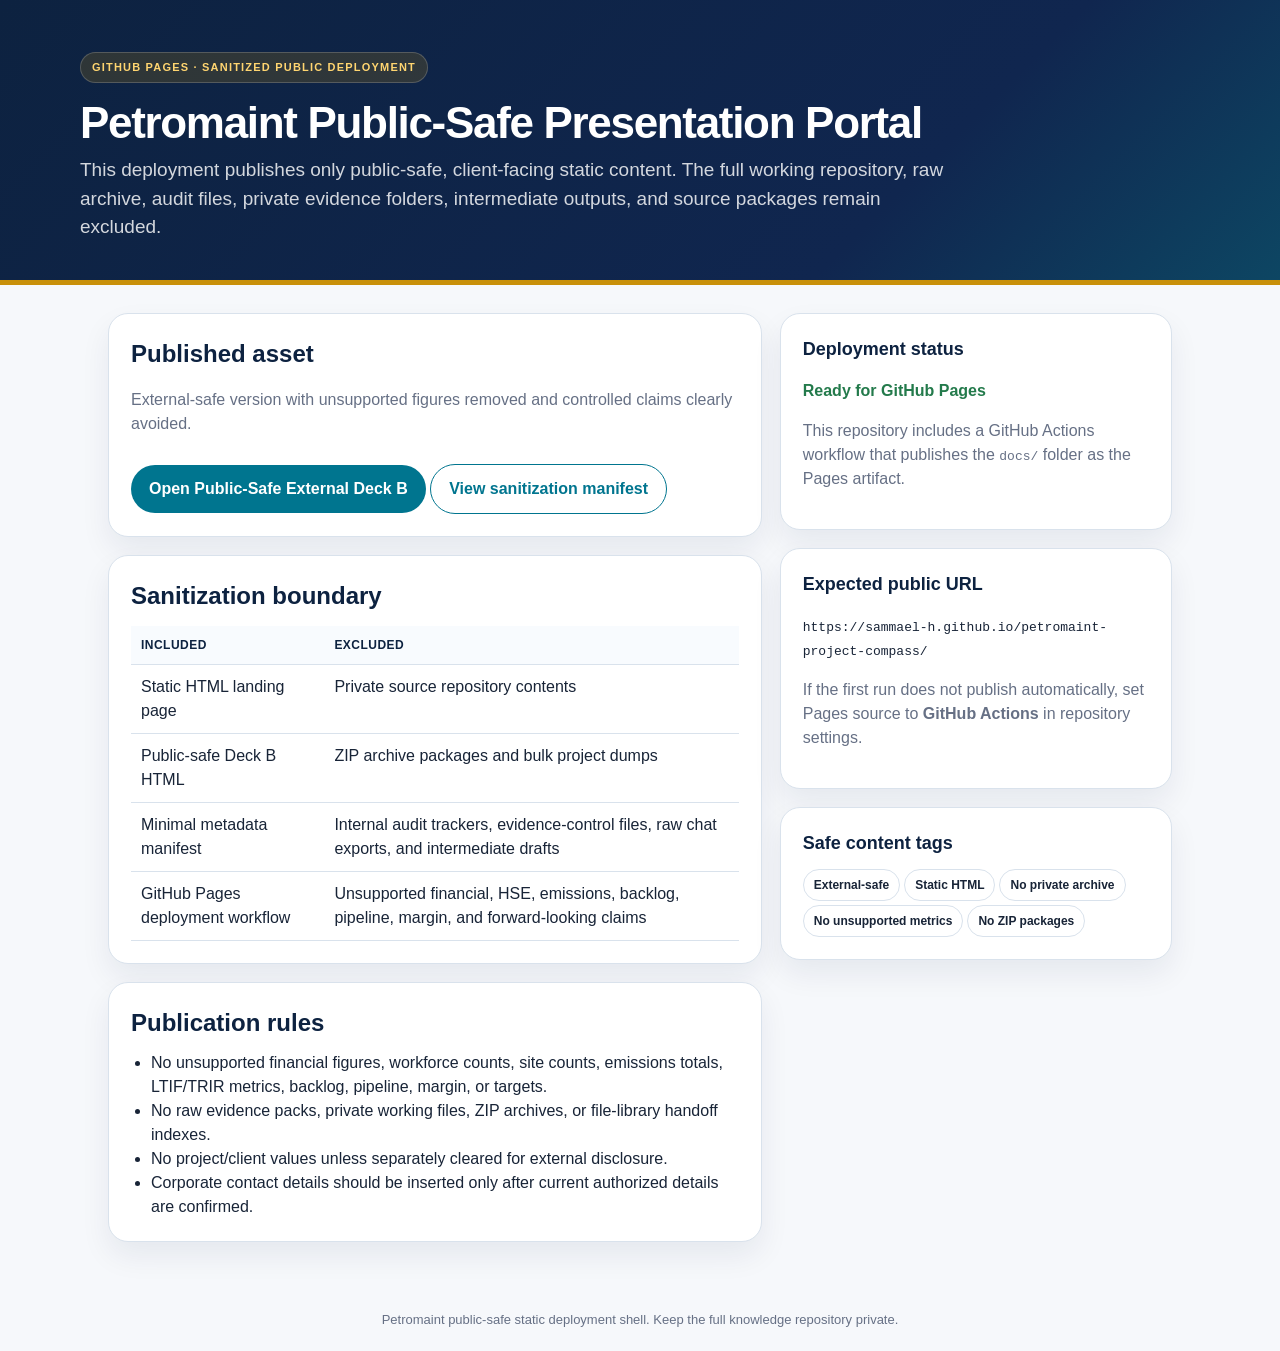
<file: docs/index.html>
<!doctype html>
<html lang="en">
<head>
  <meta charset="utf-8" />
  <meta name="viewport" content="width=device-width, initial-scale=1" />
  <title>Petromaint Public-Safe Presentation Portal</title>
  <meta name="description" content="Public-safe GitHub Pages deployment shell for the Petromaint presentation workstream." />
  <style>
    :root{--navy:#0D2240;--navy2:#10264F;--teal:#00758F;--cyan:#00BCD4;--gold:#C8900A;--bg:#F6F8FB;--card:#FFFFFF;--ink:#182437;--muted:#667085;--line:#D9E2EC;--ok:#237a4b;--warn:#ad7700;--bad:#b13a3a;}
    *{box-sizing:border-box} html{scroll-behavior:smooth} body{margin:0;background:var(--bg);color:var(--ink);font-family:Inter,Segoe UI,Arial,sans-serif;line-height:1.5}
    header{background:linear-gradient(135deg,var(--navy),var(--navy2) 70%,#0a6677 130%);color:#fff;padding:52px 28px 38px;border-bottom:5px solid var(--gold)}
    .wrap{max-width:1120px;margin:0 auto} .eyebrow{display:inline-block;padding:6px 11px;border-radius:999px;background:rgba(200,144,10,.18);border:1px solid rgba(255,255,255,.18);color:#ffd570;font-weight:800;font-size:11px;letter-spacing:1.2px;text-transform:uppercase}
    h1{font-size:44px;line-height:1.08;margin:16px 0 10px;letter-spacing:-.03em}.lede{font-size:19px;max-width:880px;color:rgba(255,255,255,.82);margin:0}
    main{padding:28px}.grid{display:grid;grid-template-columns:1.25fr .75fr;gap:18px}.card{background:var(--card);border:1px solid var(--line);border-radius:20px;padding:22px;box-shadow:0 14px 30px rgba(13,34,64,.07);margin-bottom:18px}.card h2{margin:0 0 8px;color:var(--navy);font-size:24px}.card h3{margin:0 0 8px;color:var(--navy);font-size:18px}.muted{color:var(--muted)}
    .cta{display:inline-block;background:var(--teal);color:#fff;text-decoration:none;font-weight:800;border-radius:999px;padding:12px 18px;margin-top:12px}.cta.secondary{background:#fff;color:var(--teal);border:1px solid var(--teal)}
    ul{margin:10px 0 0;padding-left:20px}.pill{display:inline-block;border-radius:999px;border:1px solid var(--line);padding:6px 10px;margin:4px 4px 0 0;background:#fff;font-size:12px;font-weight:700}.ok{color:var(--ok)}.warn{color:var(--warn)}.bad{color:var(--bad)}
    table{width:100%;border-collapse:collapse;margin-top:12px}th,td{text-align:left;border-bottom:1px solid var(--line);padding:10px;vertical-align:top}th{font-size:12px;text-transform:uppercase;letter-spacing:.04em;color:var(--navy);background:#f8fbfe}
    footer{padding:22px 28px;color:var(--muted);font-size:13px;text-align:center}@media(max-width:900px){.grid{grid-template-columns:1fr}h1{font-size:34px}}
  </style>
</head>
<body>
  <header>
    <div class="wrap">
      <span class="eyebrow">GitHub Pages · Sanitized public deployment</span>
      <h1>Petromaint Public-Safe Presentation Portal</h1>
      <p class="lede">This deployment publishes only public-safe, client-facing static content. The full working repository, raw archive, audit files, private evidence folders, intermediate outputs, and source packages remain excluded.</p>
    </div>
  </header>
  <main class="wrap">
    <div class="grid">
      <section>
        <div class="card">
          <h2>Published asset</h2>
          <p class="muted">External-safe version with unsupported figures removed and controlled claims clearly avoided.</p>
          <a class="cta" href="deck-b/">Open Public-Safe External Deck B</a>
          <a class="cta secondary" href="sanitization-manifest.json">View sanitization manifest</a>
        </div>
        <div class="card">
          <h2>Sanitization boundary</h2>
          <table>
            <thead><tr><th>Included</th><th>Excluded</th></tr></thead>
            <tbody>
              <tr><td>Static HTML landing page</td><td>Private source repository contents</td></tr>
              <tr><td>Public-safe Deck B HTML</td><td>ZIP archive packages and bulk project dumps</td></tr>
              <tr><td>Minimal metadata manifest</td><td>Internal audit trackers, evidence-control files, raw chat exports, and intermediate drafts</td></tr>
              <tr><td>GitHub Pages deployment workflow</td><td>Unsupported financial, HSE, emissions, backlog, pipeline, margin, and forward-looking claims</td></tr>
            </tbody>
          </table>
        </div>
        <div class="card">
          <h2>Publication rules</h2>
          <ul>
            <li>No unsupported financial figures, workforce counts, site counts, emissions totals, LTIF/TRIR metrics, backlog, pipeline, margin, or targets.</li>
            <li>No raw evidence packs, private working files, ZIP archives, or file-library handoff indexes.</li>
            <li>No project/client values unless separately cleared for external disclosure.</li>
            <li>Corporate contact details should be inserted only after current authorized details are confirmed.</li>
          </ul>
        </div>
      </section>
      <aside>
        <div class="card">
          <h3>Deployment status</h3>
          <p><strong class="ok">Ready for GitHub Pages</strong></p>
          <p class="muted">This repository includes a GitHub Actions workflow that publishes the <code>docs/</code> folder as the Pages artifact.</p>
        </div>
        <div class="card">
          <h3>Expected public URL</h3>
          <p><code>https://sammael-h.github.io/petromaint-project-compass/</code></p>
          <p class="muted">If the first run does not publish automatically, set Pages source to <strong>GitHub Actions</strong> in repository settings.</p>
        </div>
        <div class="card">
          <h3>Safe content tags</h3>
          <span class="pill">External-safe</span><span class="pill">Static HTML</span><span class="pill">No private archive</span><span class="pill">No unsupported metrics</span><span class="pill">No ZIP packages</span>
        </div>
      </aside>
    </div>
  </main>
  <footer>Petromaint public-safe static deployment shell. Keep the full knowledge repository private.</footer>
</body>
</html>
</file>
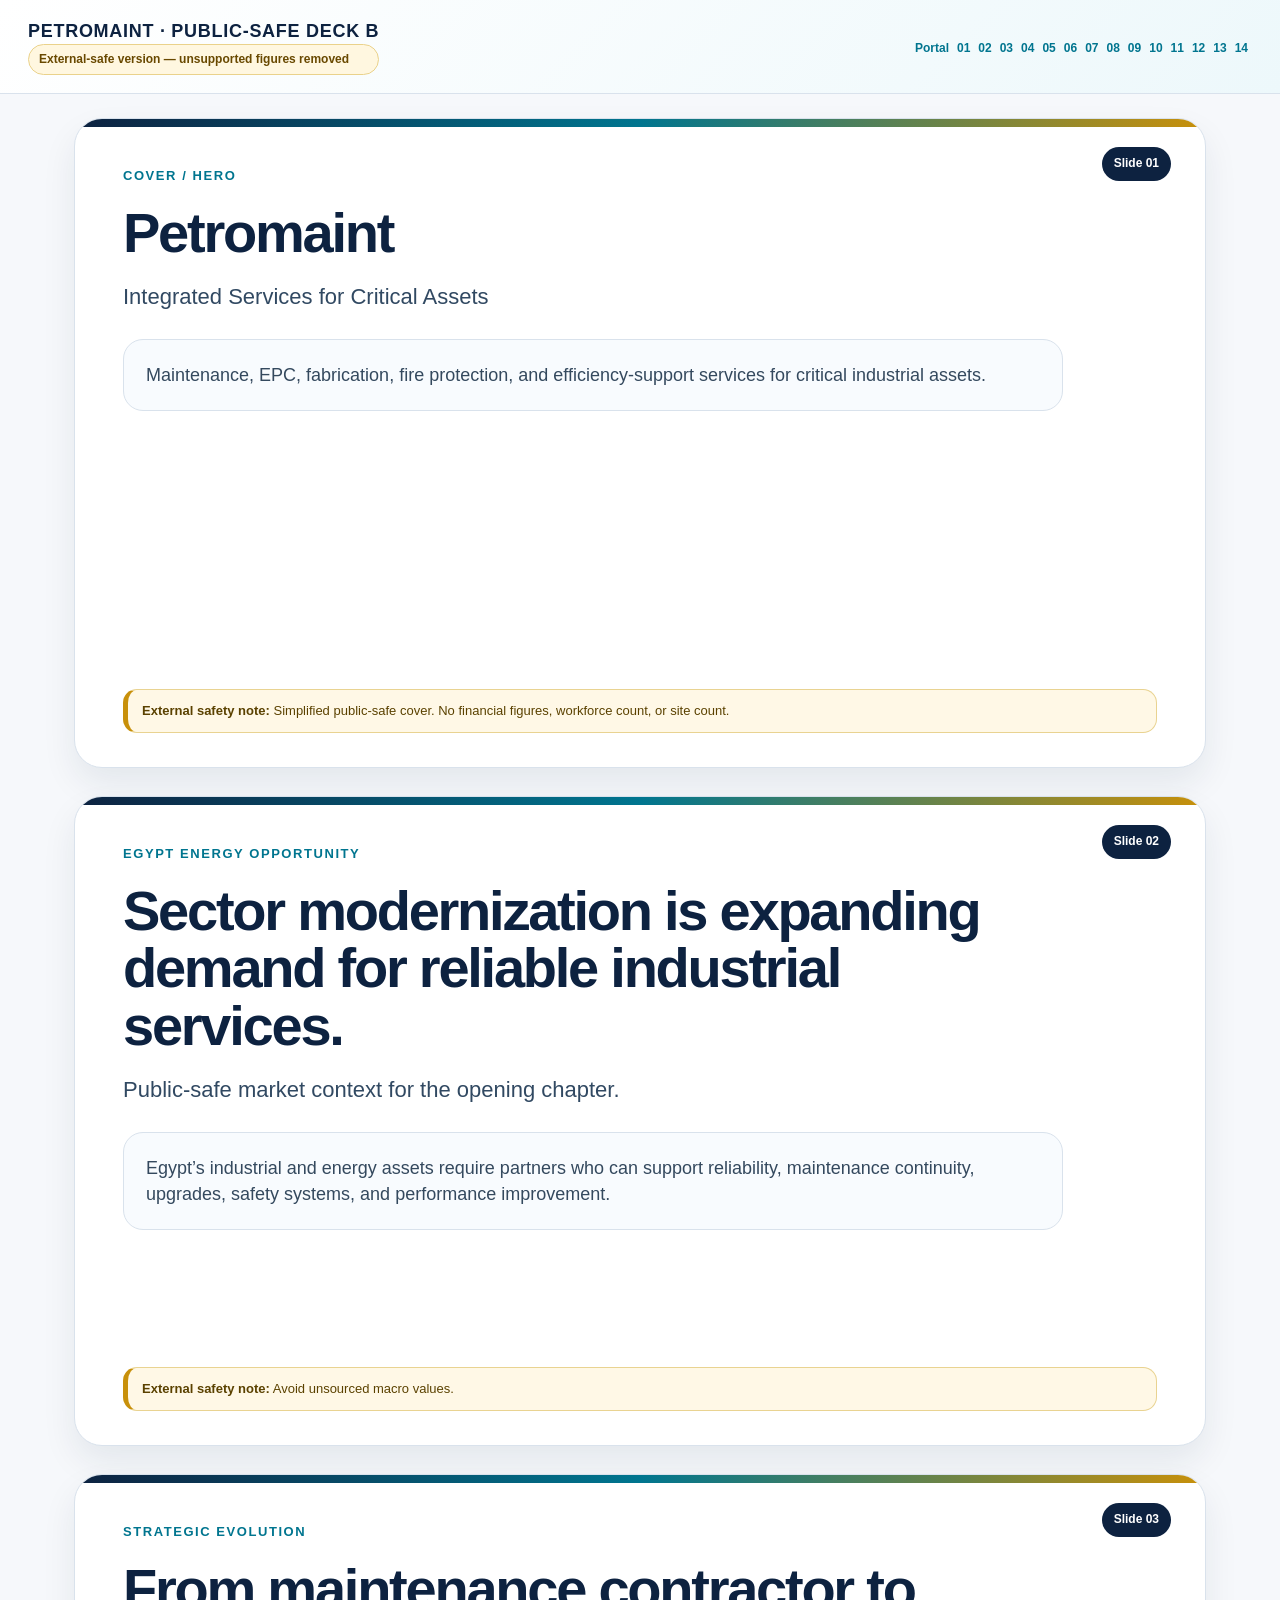
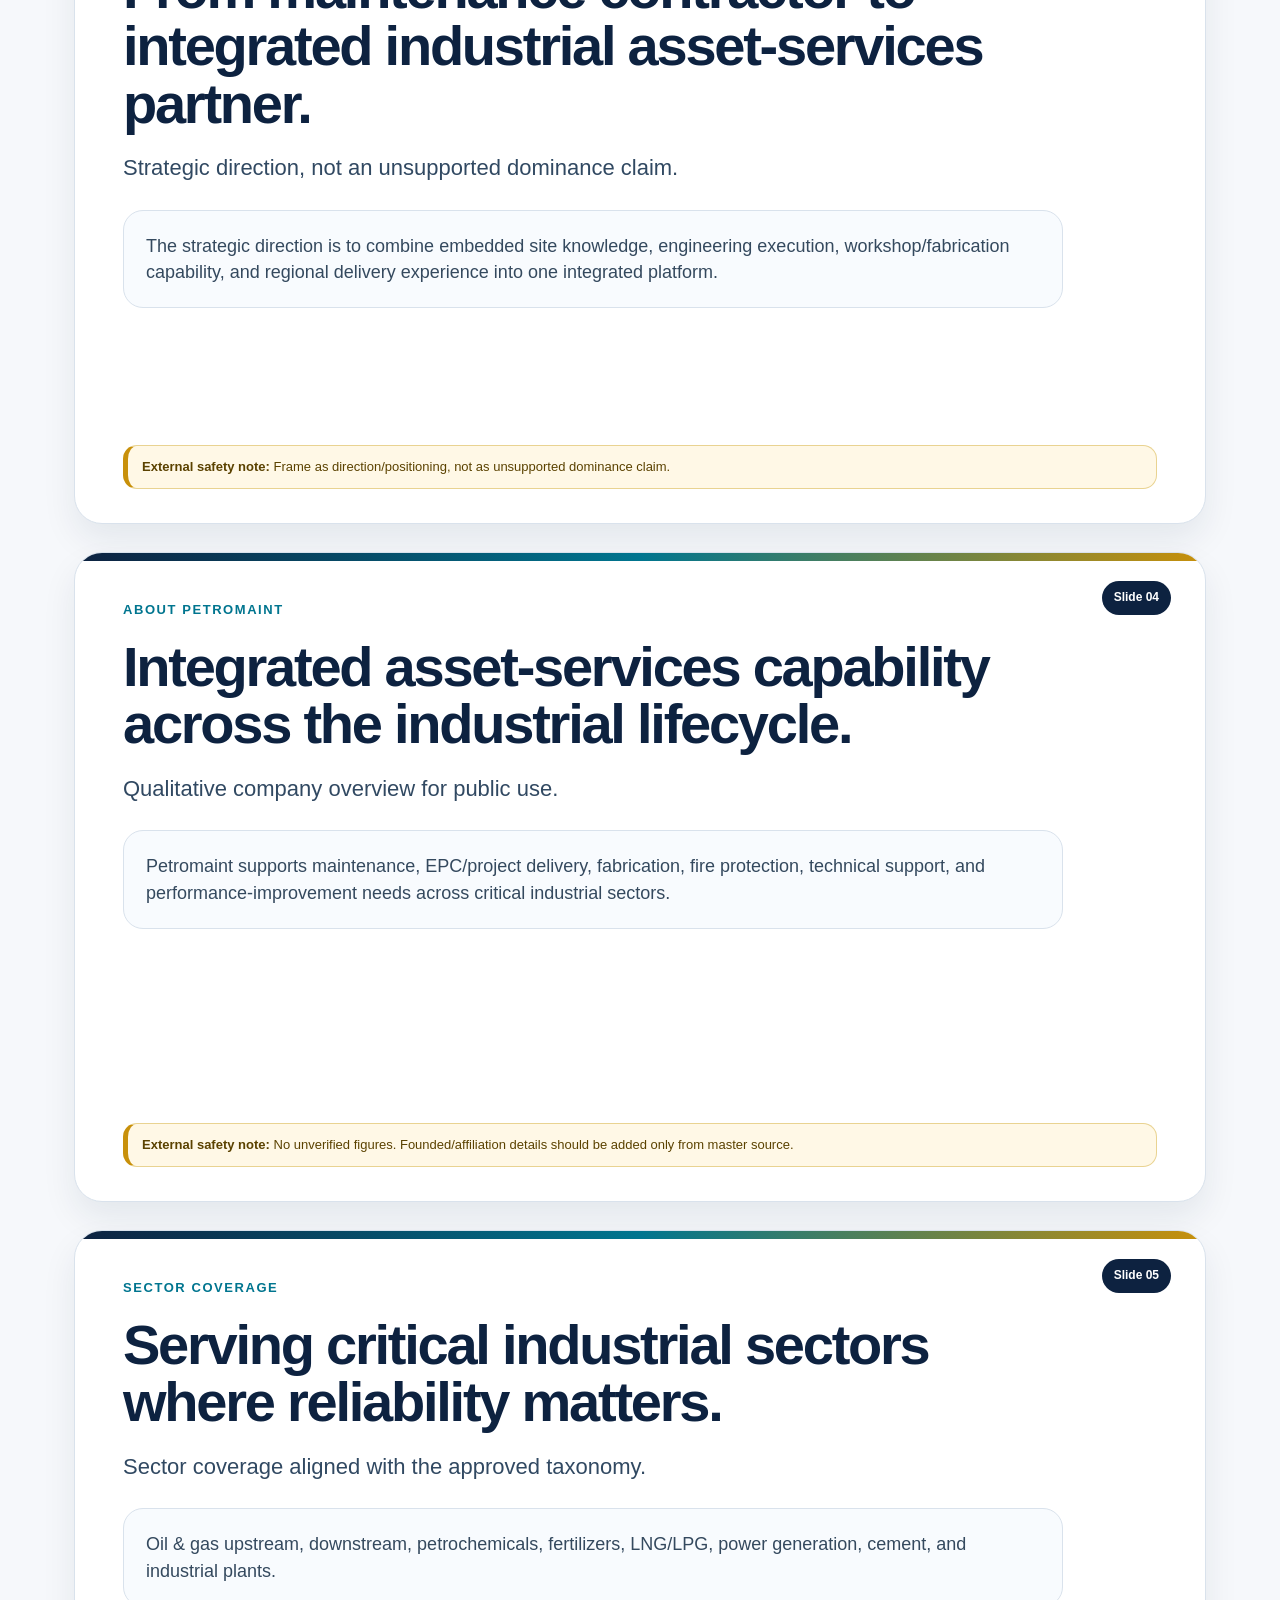
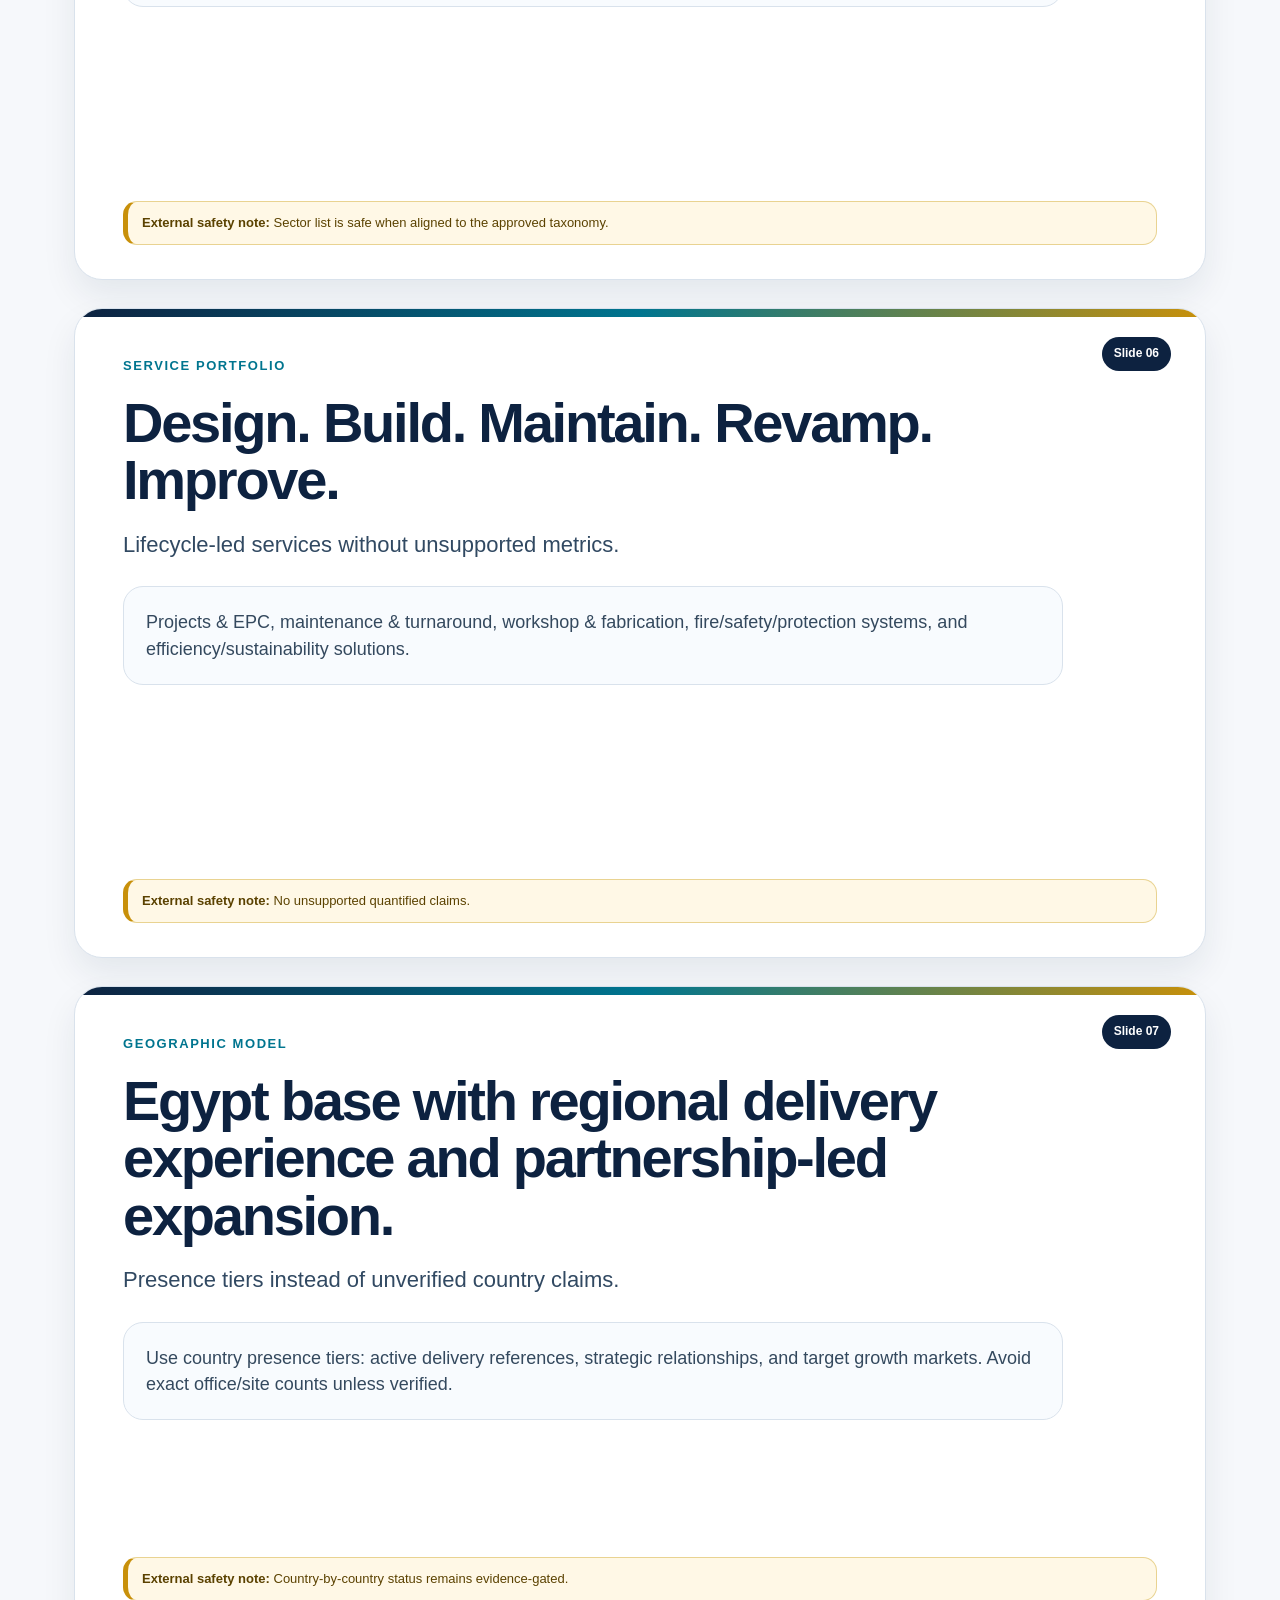
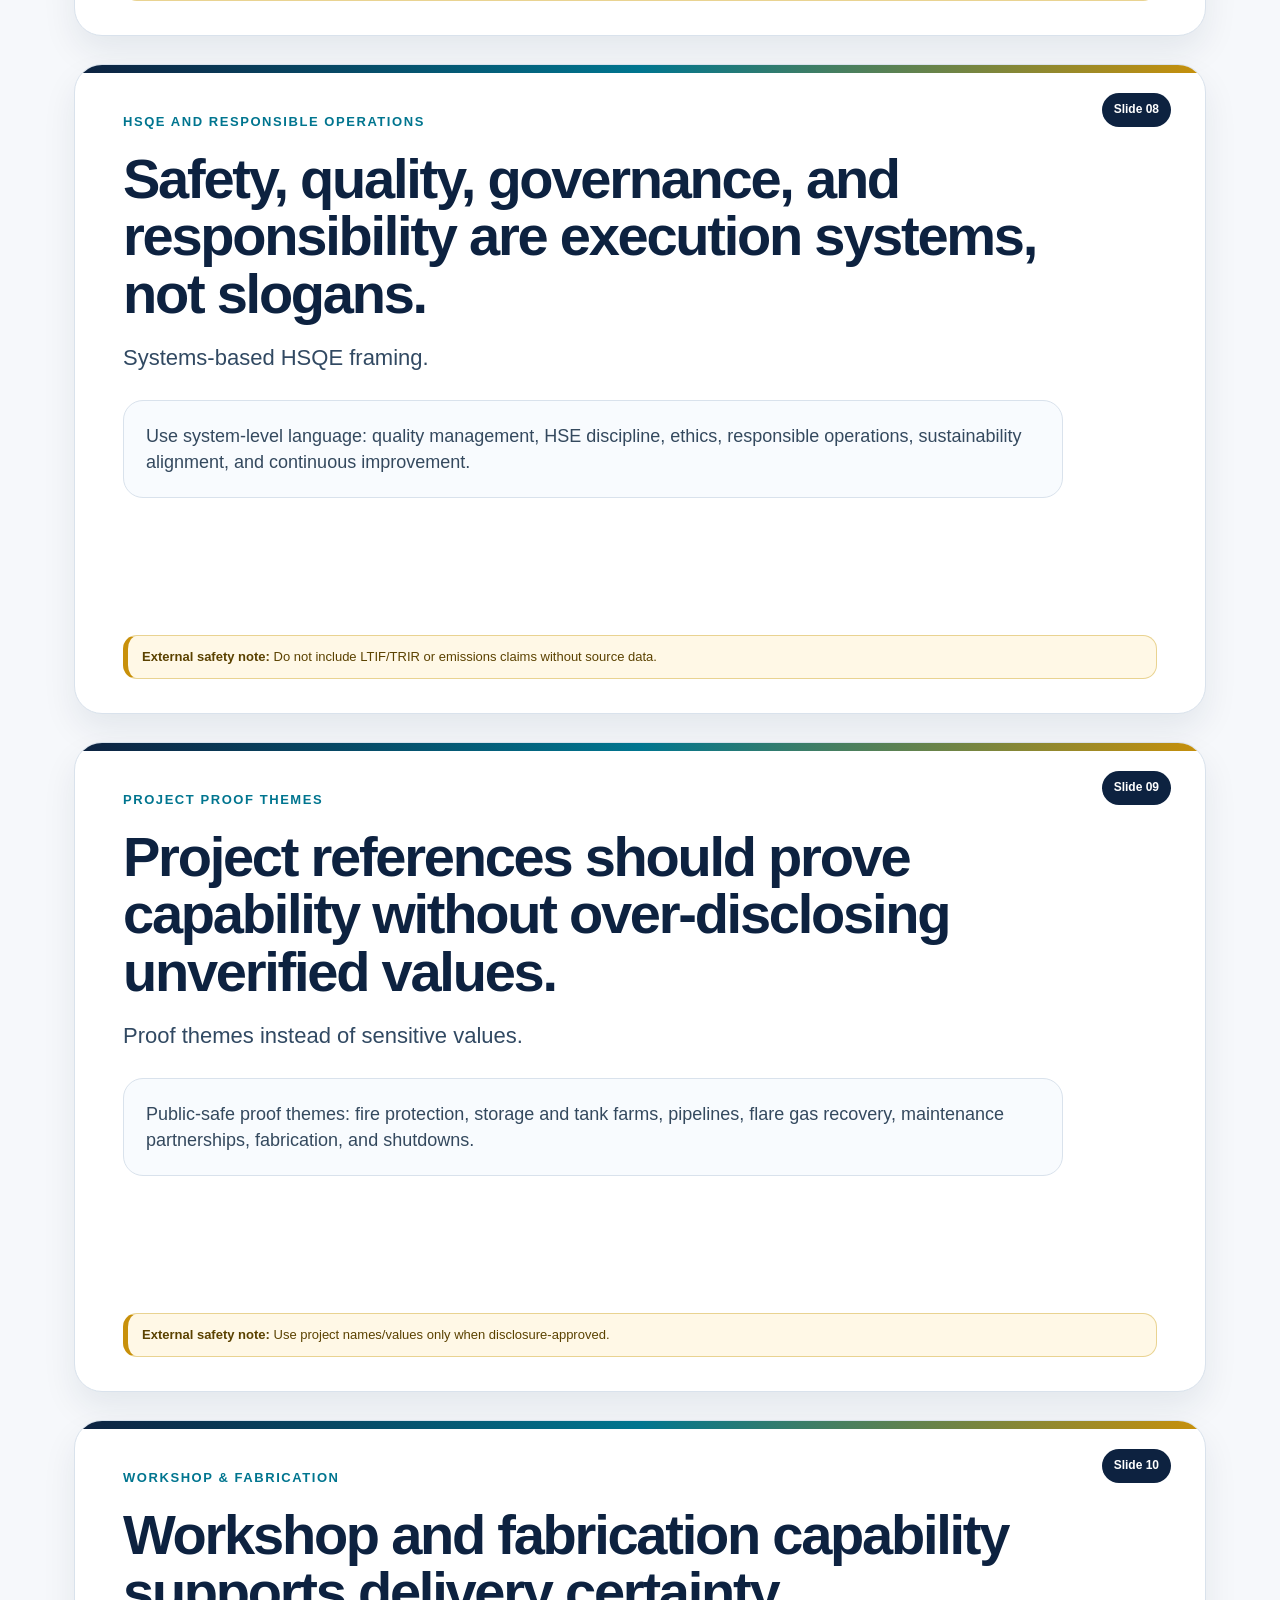
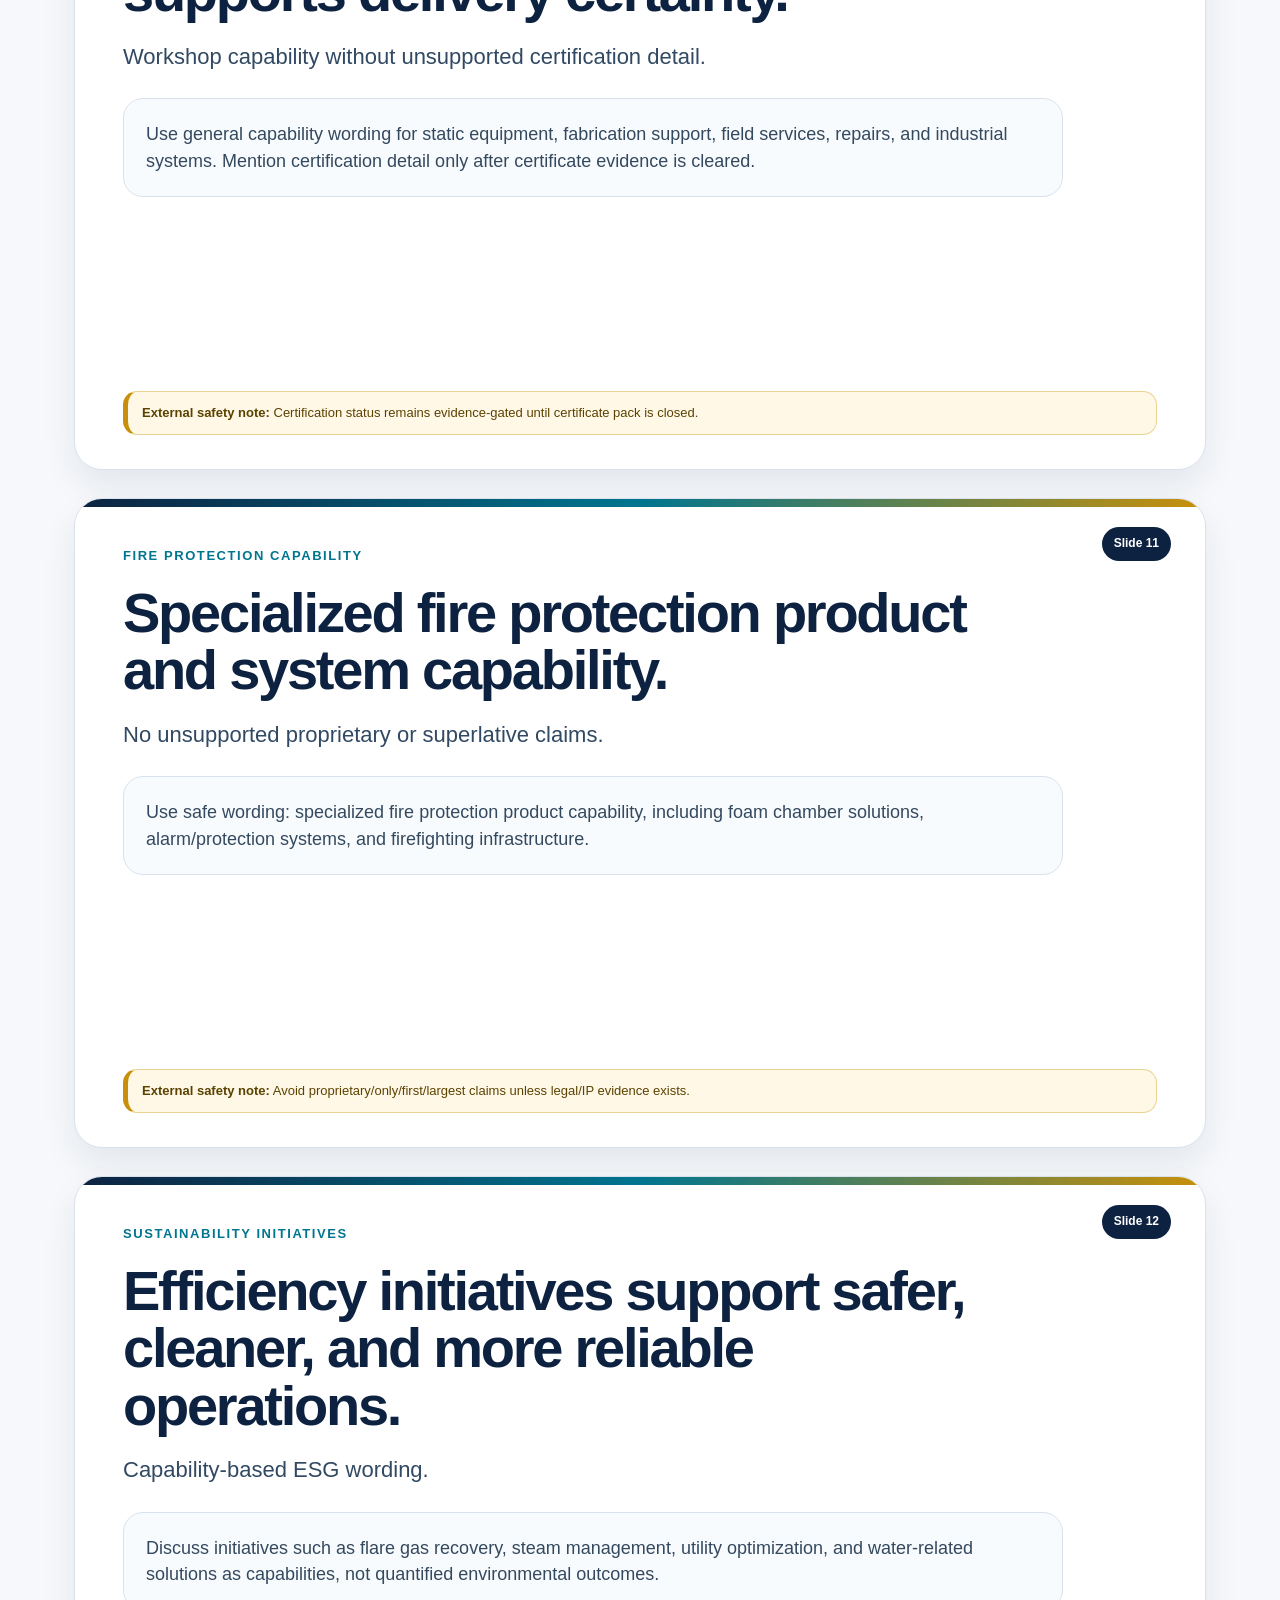
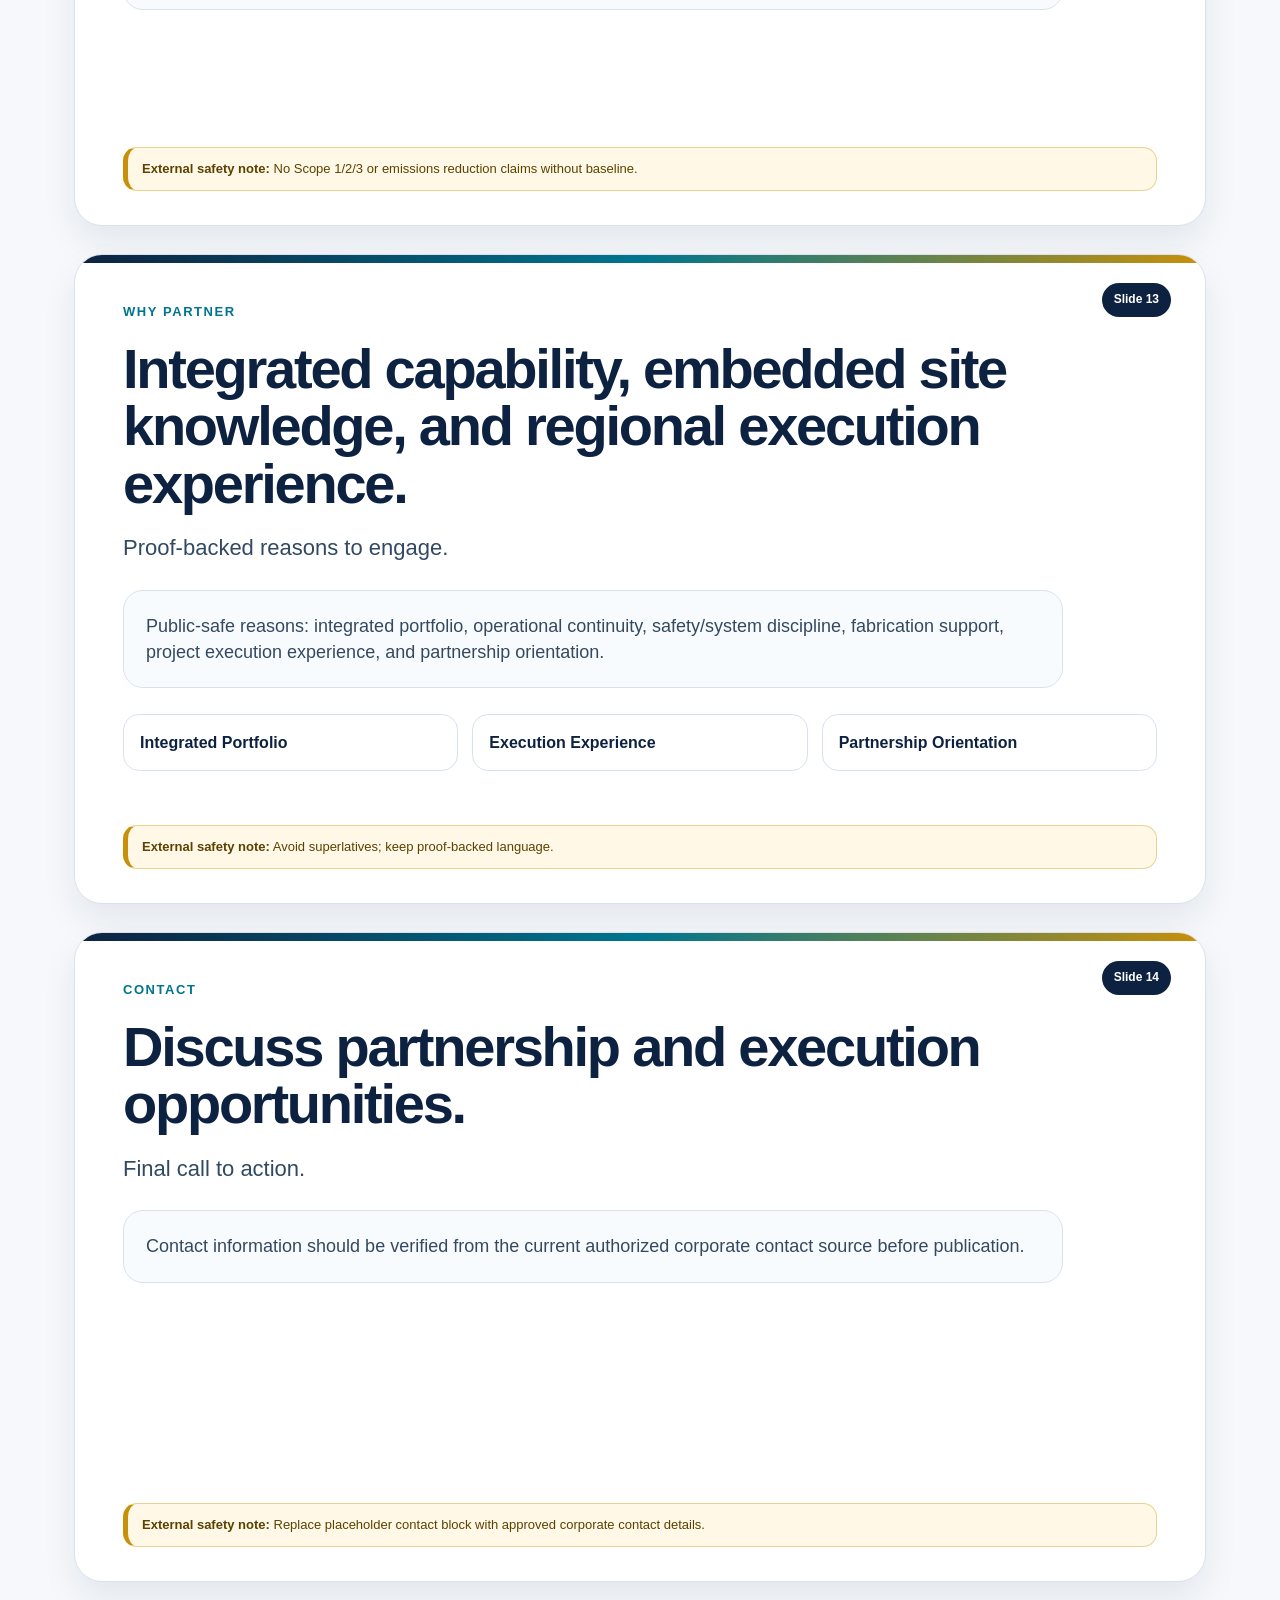
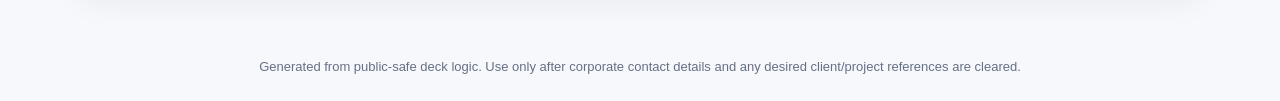
<file: docs/deck-b/index.html>
<!doctype html>
<html lang="en"><head><meta charset="utf-8"><meta name="viewport" content="width=device-width,initial-scale=1"><title>Petromaint Public-Safe External Deck B</title><style>:root{--navy:#0D2240;--teal:#00758F;--gold:#C8900A;--bg:#F6F8FB;--card:#fff;--ink:#182437;--muted:#667085;--line:#D9E2EC}*{box-sizing:border-box}body{margin:0;background:var(--bg);color:var(--ink);font-family:Inter,Segoe UI,Arial,sans-serif;line-height:1.45}.top{position:sticky;top:0;z-index:20;background:linear-gradient(135deg,#fff,#edf8fb);border-bottom:1px solid var(--line);padding:18px 28px;display:flex;gap:16px;align-items:center;justify-content:space-between}.brand{font-weight:900;color:var(--navy);font-size:18px;letter-spacing:.04em}.tag{background:#fff7e0;color:#694900;border:1px solid #ead28b;padding:6px 10px;border-radius:999px;font-size:12px;font-weight:700}.nav a{color:var(--teal);text-decoration:none;margin:0 4px;font-size:12px;font-weight:700}.deck{max-width:1180px;margin:0 auto;padding:24px}.slide{min-height:650px;background:#fff;border:1px solid var(--line);border-radius:28px;margin:0 0 28px;padding:48px;box-shadow:0 16px 34px rgba(13,34,64,.08);position:relative;overflow:hidden}.slide:before{content:"";position:absolute;inset:0 0 auto 0;height:8px;background:linear-gradient(90deg,var(--navy),var(--teal),var(--gold))}.no{position:absolute;right:34px;top:28px;background:var(--navy);color:#fff;border-radius:999px;padding:8px 12px;font-weight:800;font-size:12px}.kicker{font-size:13px;letter-spacing:.12em;text-transform:uppercase;color:var(--teal);font-weight:800;margin-bottom:18px}h1{font-size:56px;line-height:1.02;margin:0 0 20px;color:var(--navy);letter-spacing:-.04em;max-width:920px}p.lead{font-size:22px;color:#314962;max-width:920px;margin:0 0 24px}.body{font-size:18px;color:#34495e;max-width:940px;background:#F8FBFE;border:1px solid var(--line);border-radius:20px;padding:22px;margin-top:26px}.note{position:absolute;left:48px;right:48px;bottom:34px;background:#FFF8E6;border:1px solid #E9D391;border-left:5px solid var(--gold);padding:12px 14px;border-radius:14px;color:#5B4200;font-size:13px}.proofrow{display:grid;grid-template-columns:repeat(3,1fr);gap:14px;margin-top:26px}.proof{background:#fff;border:1px solid var(--line);border-radius:16px;padding:16px;color:var(--navy);font-weight:800}footer{padding:24px;text-align:center;color:var(--muted);font-size:13px}@media print{.top{display:none}.slide{page-break-after:always;box-shadow:none;border-radius:0;min-height:92vh}body{background:#fff}.note{position:relative;left:auto;right:auto;bottom:auto;margin-top:24px}}</style></head><body><header class="top"><div><div class="brand">PETROMAINT · PUBLIC-SAFE DECK B</div><div class="tag">External-safe version — unsupported figures removed</div></div><nav class="nav"><a href="../">Portal</a><a href="#s01">01</a><a href="#s02">02</a><a href="#s03">03</a><a href="#s04">04</a><a href="#s05">05</a><a href="#s06">06</a><a href="#s07">07</a><a href="#s08">08</a><a href="#s09">09</a><a href="#s10">10</a><a href="#s11">11</a><a href="#s12">12</a><a href="#s13">13</a><a href="#s14">14</a></nav></header><main class="deck">
<section class="slide" id="s01"><div class="no">Slide 01</div><div class="kicker">Cover / Hero</div><h1>Petromaint</h1><p class="lead">Integrated Services for Critical Assets</p><div class="body">Maintenance, EPC, fabrication, fire protection, and efficiency-support services for critical industrial assets.</div><div class="note"><b>External safety note:</b> Simplified public-safe cover. No financial figures, workforce count, or site count.</div></section>
<section class="slide" id="s02"><div class="no">Slide 02</div><div class="kicker">Egypt Energy Opportunity</div><h1>Sector modernization is expanding demand for reliable industrial services.</h1><p class="lead">Public-safe market context for the opening chapter.</p><div class="body">Egypt’s industrial and energy assets require partners who can support reliability, maintenance continuity, upgrades, safety systems, and performance improvement.</div><div class="note"><b>External safety note:</b> Avoid unsourced macro values.</div></section>
<section class="slide" id="s03"><div class="no">Slide 03</div><div class="kicker">Strategic Evolution</div><h1>From maintenance contractor to integrated industrial asset-services partner.</h1><p class="lead">Strategic direction, not an unsupported dominance claim.</p><div class="body">The strategic direction is to combine embedded site knowledge, engineering execution, workshop/fabrication capability, and regional delivery experience into one integrated platform.</div><div class="note"><b>External safety note:</b> Frame as direction/positioning, not as unsupported dominance claim.</div></section>
<section class="slide" id="s04"><div class="no">Slide 04</div><div class="kicker">About Petromaint</div><h1>Integrated asset-services capability across the industrial lifecycle.</h1><p class="lead">Qualitative company overview for public use.</p><div class="body">Petromaint supports maintenance, EPC/project delivery, fabrication, fire protection, technical support, and performance-improvement needs across critical industrial sectors.</div><div class="note"><b>External safety note:</b> No unverified figures. Founded/affiliation details should be added only from master source.</div></section>
<section class="slide" id="s05"><div class="no">Slide 05</div><div class="kicker">Sector Coverage</div><h1>Serving critical industrial sectors where reliability matters.</h1><p class="lead">Sector coverage aligned with the approved taxonomy.</p><div class="body">Oil & gas upstream, downstream, petrochemicals, fertilizers, LNG/LPG, power generation, cement, and industrial plants.</div><div class="note"><b>External safety note:</b> Sector list is safe when aligned to the approved taxonomy.</div></section>
<section class="slide" id="s06"><div class="no">Slide 06</div><div class="kicker">Service Portfolio</div><h1>Design. Build. Maintain. Revamp. Improve.</h1><p class="lead">Lifecycle-led services without unsupported metrics.</p><div class="body">Projects & EPC, maintenance & turnaround, workshop & fabrication, fire/safety/protection systems, and efficiency/sustainability solutions.</div><div class="note"><b>External safety note:</b> No unsupported quantified claims.</div></section>
<section class="slide" id="s07"><div class="no">Slide 07</div><div class="kicker">Geographic Model</div><h1>Egypt base with regional delivery experience and partnership-led expansion.</h1><p class="lead">Presence tiers instead of unverified country claims.</p><div class="body">Use country presence tiers: active delivery references, strategic relationships, and target growth markets. Avoid exact office/site counts unless verified.</div><div class="note"><b>External safety note:</b> Country-by-country status remains evidence-gated.</div></section>
<section class="slide" id="s08"><div class="no">Slide 08</div><div class="kicker">HSQE and Responsible Operations</div><h1>Safety, quality, governance, and responsibility are execution systems, not slogans.</h1><p class="lead">Systems-based HSQE framing.</p><div class="body">Use system-level language: quality management, HSE discipline, ethics, responsible operations, sustainability alignment, and continuous improvement.</div><div class="note"><b>External safety note:</b> Do not include LTIF/TRIR or emissions claims without source data.</div></section>
<section class="slide" id="s09"><div class="no">Slide 09</div><div class="kicker">Project Proof Themes</div><h1>Project references should prove capability without over-disclosing unverified values.</h1><p class="lead">Proof themes instead of sensitive values.</p><div class="body">Public-safe proof themes: fire protection, storage and tank farms, pipelines, flare gas recovery, maintenance partnerships, fabrication, and shutdowns.</div><div class="note"><b>External safety note:</b> Use project names/values only when disclosure-approved.</div></section>
<section class="slide" id="s10"><div class="no">Slide 10</div><div class="kicker">Workshop & Fabrication</div><h1>Workshop and fabrication capability supports delivery certainty.</h1><p class="lead">Workshop capability without unsupported certification detail.</p><div class="body">Use general capability wording for static equipment, fabrication support, field services, repairs, and industrial systems. Mention certification detail only after certificate evidence is cleared.</div><div class="note"><b>External safety note:</b> Certification status remains evidence-gated until certificate pack is closed.</div></section>
<section class="slide" id="s11"><div class="no">Slide 11</div><div class="kicker">Fire Protection Capability</div><h1>Specialized fire protection product and system capability.</h1><p class="lead">No unsupported proprietary or superlative claims.</p><div class="body">Use safe wording: specialized fire protection product capability, including foam chamber solutions, alarm/protection systems, and firefighting infrastructure.</div><div class="note"><b>External safety note:</b> Avoid proprietary/only/first/largest claims unless legal/IP evidence exists.</div></section>
<section class="slide" id="s12"><div class="no">Slide 12</div><div class="kicker">Sustainability Initiatives</div><h1>Efficiency initiatives support safer, cleaner, and more reliable operations.</h1><p class="lead">Capability-based ESG wording.</p><div class="body">Discuss initiatives such as flare gas recovery, steam management, utility optimization, and water-related solutions as capabilities, not quantified environmental outcomes.</div><div class="note"><b>External safety note:</b> No Scope 1/2/3 or emissions reduction claims without baseline.</div></section>
<section class="slide" id="s13"><div class="no">Slide 13</div><div class="kicker">Why Partner</div><h1>Integrated capability, embedded site knowledge, and regional execution experience.</h1><p class="lead">Proof-backed reasons to engage.</p><div class="body">Public-safe reasons: integrated portfolio, operational continuity, safety/system discipline, fabrication support, project execution experience, and partnership orientation.</div><div class="proofrow"><div class="proof">Integrated Portfolio</div><div class="proof">Execution Experience</div><div class="proof">Partnership Orientation</div></div><div class="note"><b>External safety note:</b> Avoid superlatives; keep proof-backed language.</div></section>
<section class="slide" id="s14"><div class="no">Slide 14</div><div class="kicker">Contact</div><h1>Discuss partnership and execution opportunities.</h1><p class="lead">Final call to action.</p><div class="body">Contact information should be verified from the current authorized corporate contact source before publication.</div><div class="note"><b>External safety note:</b> Replace placeholder contact block with approved corporate contact details.</div></section>
</main><footer>Generated from public-safe deck logic. Use only after corporate contact details and any desired client/project references are cleared.</footer></body></html>
</file>
